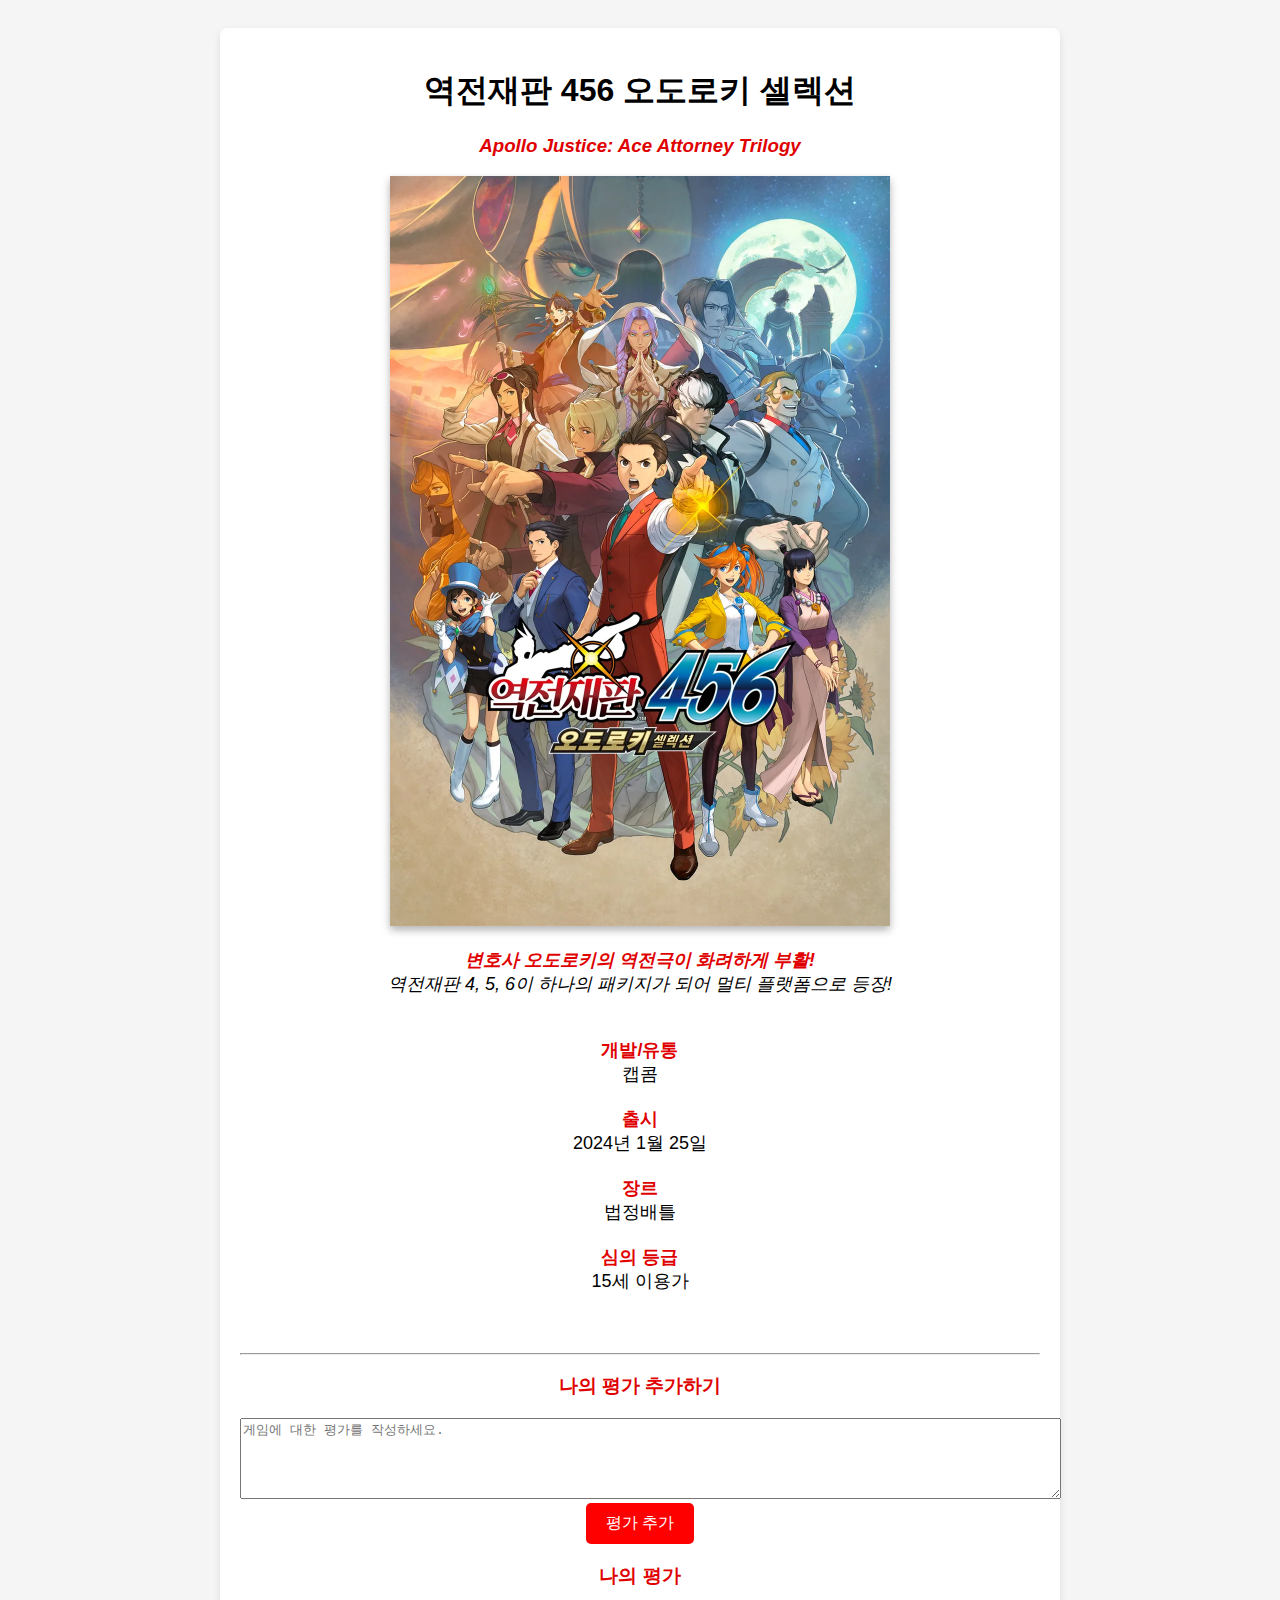
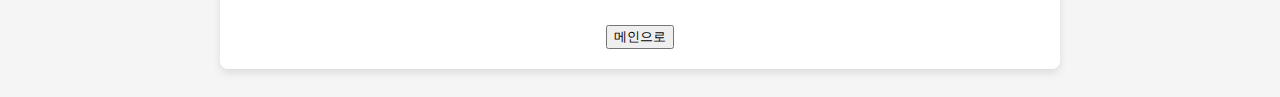
<file: attorney.html>
<!DOCTYPE html>
<html lang="ko">
<head>
    <meta charset="UTF-8">
    <meta name="viewport" content="width=device-width, initial-scale=1.0">
    <title>역전재판 456 오도로키 셀렉션</title>
    <link rel="stylesheet" href="style.css">
</head>
<body>
    <div class="container">
        <h1>역전재판 456 오도로키 셀렉션</h1>
        <h3><i>Apollo Justice: Ace Attorney Trilogy</i></h3>
        <img src="image/attorney.webp"
        width="500px"  alt="">
            <pre>
<i><b>변호사 오도로키의 역전극이 화려하게 부활!</b>
역전재판 4, 5, 6이 하나의 패키지가 되어 멀티 플랫폼으로 등장!</i>


<b>개발/유통</b>
캡콤

<b>출시</b>
2024년 1월 25일

<b>장르</b>
법정배틀

<b>심의 등급</b>
15세 이용가

            </pre>
        
        <hr>
        
        <div class="review-form">
            <h3>나의 평가 추가하기</h3>
            <textarea id="reviewInput" cols="100" rows="5" placeholder="게임에 대한 평가를 작성하세요."></textarea>
            <button onclick="addReview()">평가 추가</button>
        </div>

        <div class="review-list" id="reviewList">
            <h3>나의 평가</h3>
        </div>
        <br>
        <button onclick="goBack()">메인으로</button>
    </div>

    <script src="script.js"></script>
    <script>
        function goBack() {
            window.history.back();
        }
    </script>
</body>
</html>
</file>
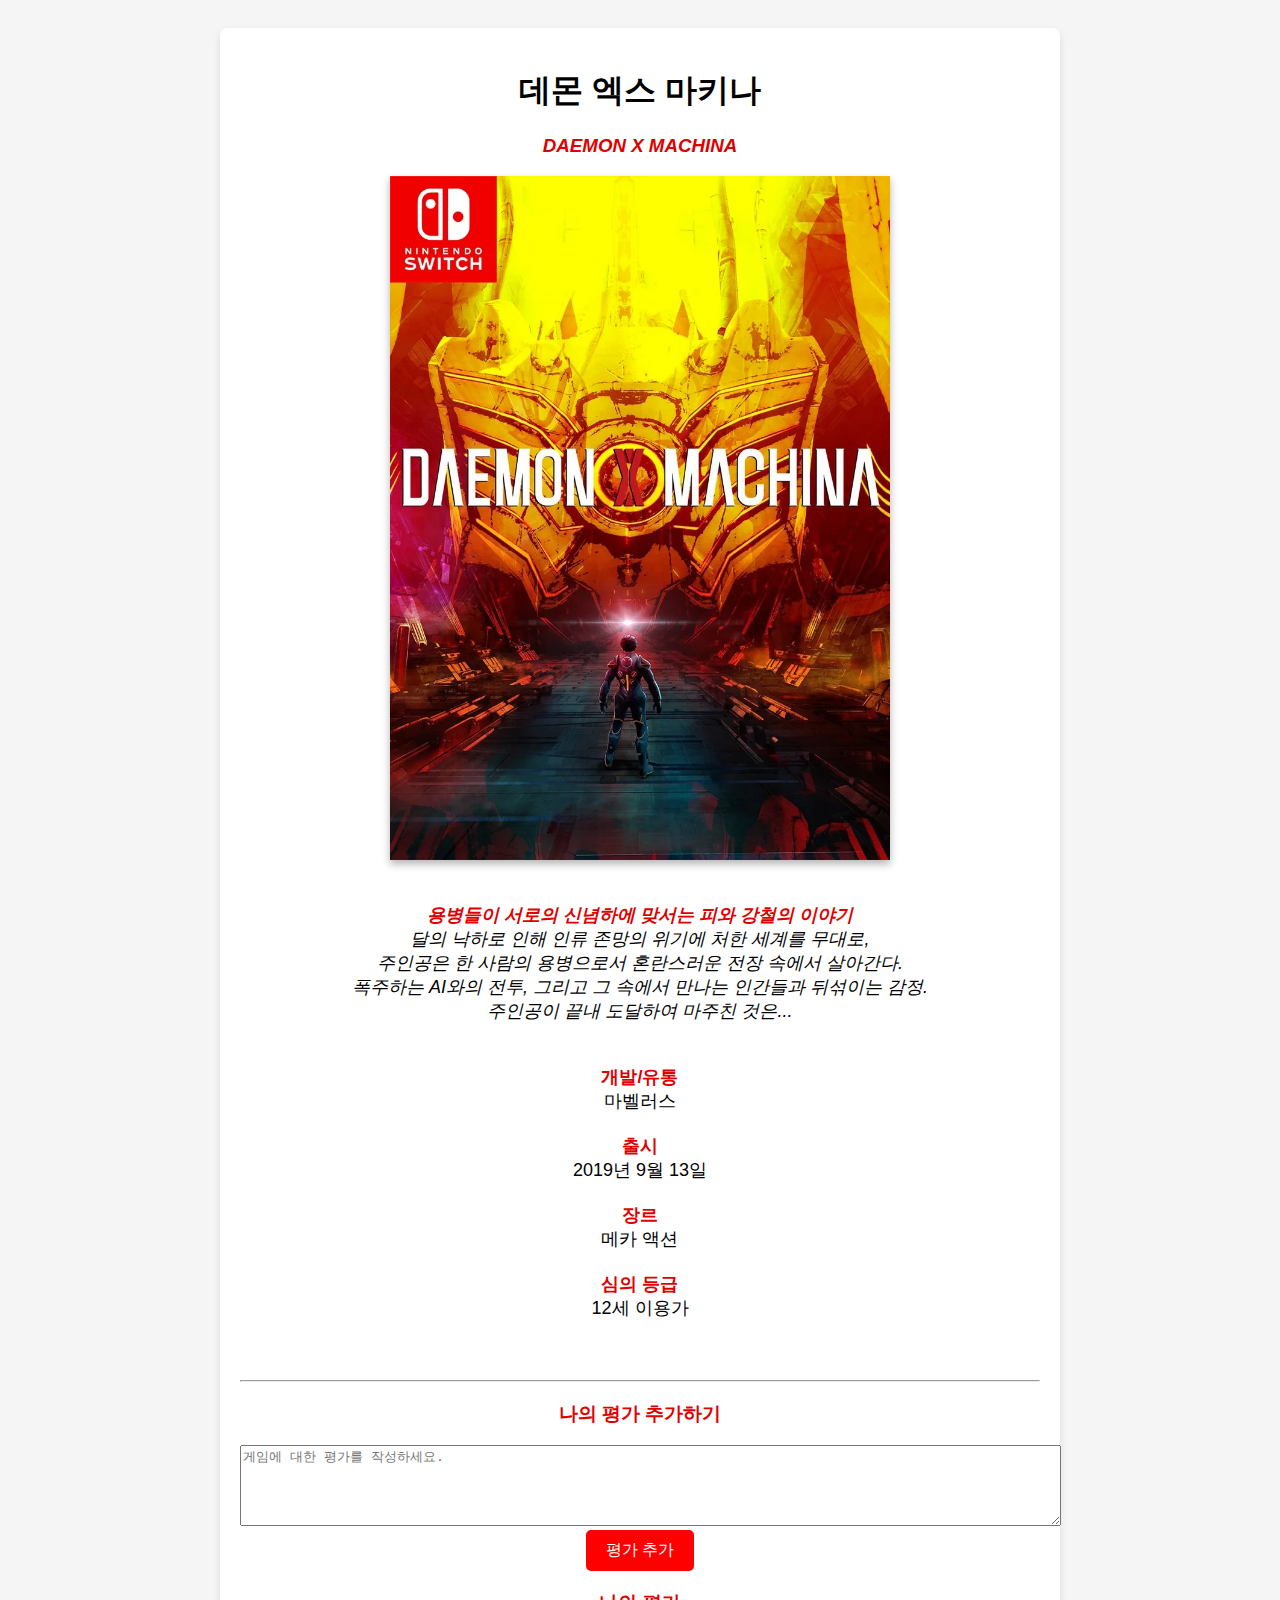
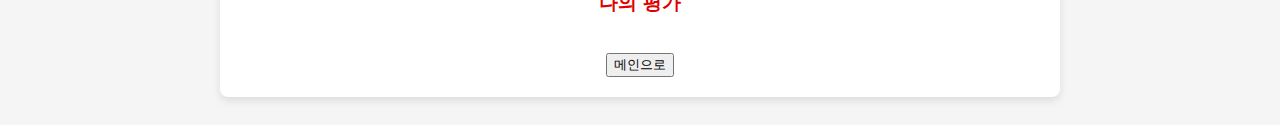
<file: dxm.html>
<!DOCTYPE html>
<html lang="ko">
<head>
    <meta charset="UTF-8">
    <meta name="viewport" content="width=device-width, initial-scale=1.0">
    <title>데몬 엑스 마키나</title>
    <link rel="stylesheet" href="style.css">
</head>
<body>
    <div class="container">
        <h1>데몬 엑스 마키나</h1>
        <h3><i>DAEMON X MACHINA</i></h3>
        <img src="image/dxm.webp"
        width="500px"  alt="">
            <pre>

<i><b>용병들이 서로의 신념하에 맞서는 피와 강철의 이야기</b>
달의 낙하로 인해 인류 존망의 위기에 처한 세계를 무대로,
주인공은 한 사람의 용병으로서 혼란스러운 전장 속에서 살아간다.
폭주하는 AI와의 전투, 그리고 그 속에서 만나는 인간들과 뒤섞이는 감정.
주인공이 끝내 도달하여 마주친 것은...</i>


<b>개발/유통</b>
마벨러스

<b>출시</b>
2019년 9월 13일
            
<b>장르</b>
메카 액션
            
<b>심의 등급</b>
12세 이용가

            </pre>
        
        
        <hr>
        
        <div class="review-form">
            <h3>나의 평가 추가하기</h3>
            <textarea id="reviewInput" cols="100" rows="5" placeholder="게임에 대한 평가를 작성하세요."></textarea>
            <button onclick="addReview()">평가 추가</button>
        </div>

        <div class="review-list" id="reviewList">
            <h3>나의 평가</h3>
        </div>
        <br>
        <button onclick="goBack()">메인으로</button>
    </div>

    <script src="script.js"></script>
    <script>
        function goBack() {
            window.history.back();
        }
    </script>
</body>
</html>
</file>
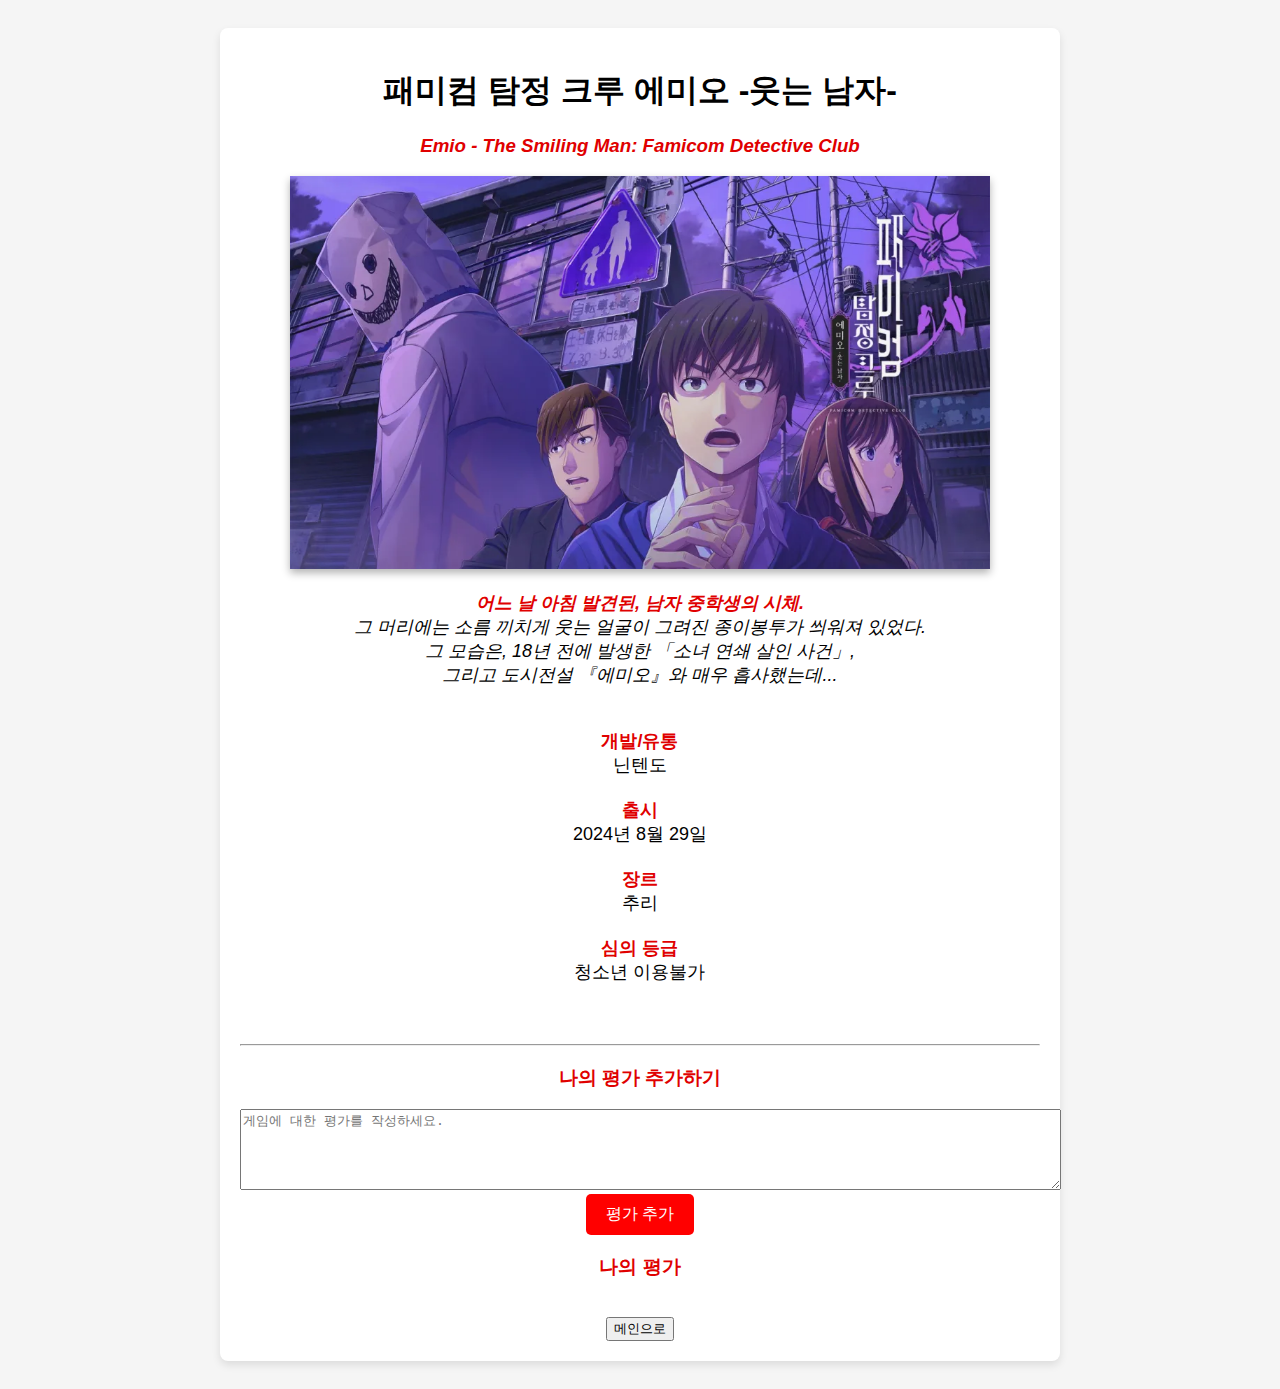
<file: emio.html>
<!DOCTYPE html>
<html lang="ko">
<head>
    <meta charset="UTF-8">
    <meta name="viewport" content="width=device-width, initial-scale=1.0">
    <title>패미컴 탐정 크루 에미오 -웃는 남자-</title>
    <link rel="stylesheet" href="style.css">
</head>
<body>
    <div class="container">
        <h1>패미컴 탐정 크루 에미오 -웃는 남자-</h1>
        <h3><i>Emio - The Smiling Man: Famicom Detective Club</i></h3>
        <img src="image/emio.webp"
        width="700px"  alt="">
            <pre>
<i><b>어느 날 아침 발견된, 남자 중학생의 시체.</b>
그 머리에는 소름 끼치게 웃는 얼굴이 그려진 종이봉투가 씌워져 있었다.
그 모습은, 18년 전에 발생한 「소녀 연쇄 살인 사건」,
그리고 도시전설 『에미오』와 매우 흡사했는데...</i>


<b>개발/유통</b>
닌텐도

<b>출시</b>
2024년 8월 29일

<b>장르</b>
추리

<b>심의 등급</b>
청소년 이용불가

            </pre>
        
        <hr>
        
        <div class="review-form">
            <h3>나의 평가 추가하기</h3>
            <textarea id="reviewInput" cols="100" rows="5" placeholder="게임에 대한 평가를 작성하세요."></textarea>
            <button onclick="addReview()">평가 추가</button>
        </div>

        <div class="review-list" id="reviewList">
            <h3>나의 평가</h3>
        </div>
        <br>
        <button onclick="goBack()">메인으로</button>
    </div>

    <script src="script.js"></script>
    <script>
        function goBack() {
            window.history.back();
        }
    </script>
</body>
</html>
</file>
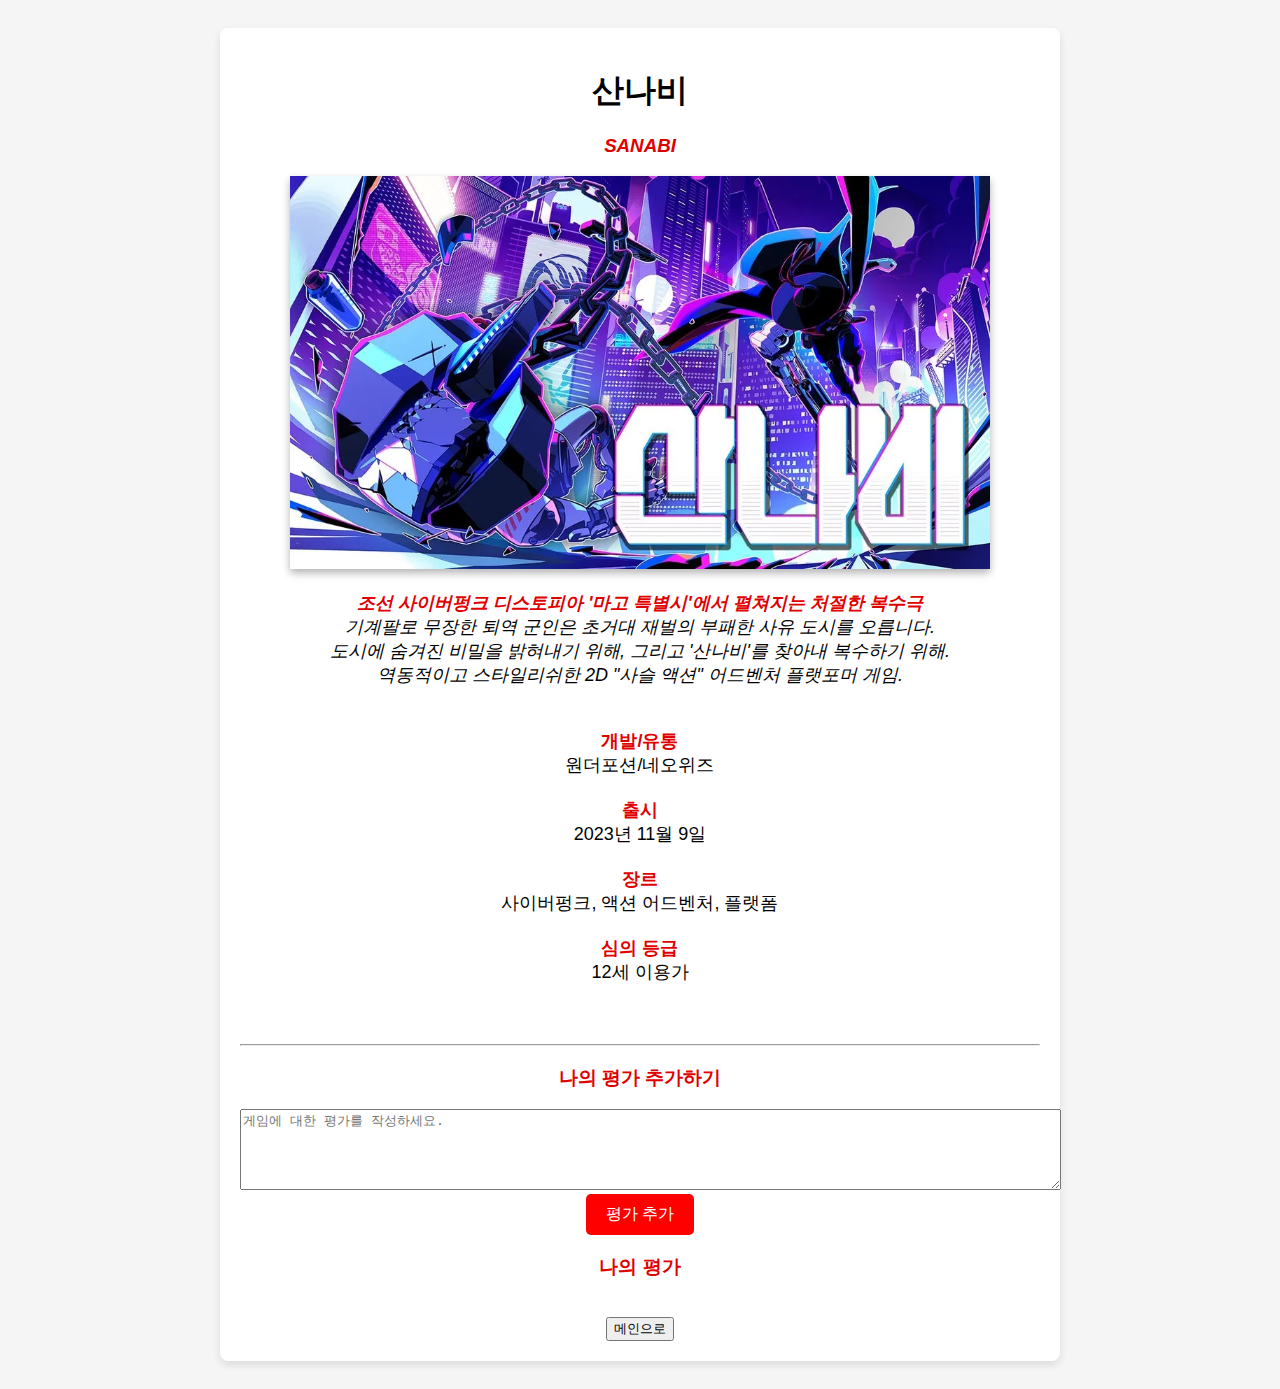
<file: sanabi.html>
<!DOCTYPE html>
<html lang="ko">
<head>
    <meta charset="UTF-8">
    <meta name="viewport" content="width=device-width, initial-scale=1.0">
    <title>산나비</title>
    <link rel="stylesheet" href="style.css">
</head>
<body>
    <div class="container">
        <h1>산나비</h1>
        <h3><i>SANABI</i></h3>
        <img src="image/sanabi.webp"
        width="700px"  alt="">
            <pre>
<i><b>조선 사이버펑크 디스토피아 '마고 특별시'에서 펼쳐지는 처절한 복수극</b>
기계팔로 무장한 퇴역 군인은 초거대 재벌의 부패한 사유 도시를 오릅니다.
도시에 숨겨진 비밀을 밝혀내기 위해, 그리고 '산나비'를 찾아내 복수하기 위해.
역동적이고 스타일리쉬한 2D "사슬 액션" 어드벤처 플랫포머 게임.</i>


<b>개발/유통</b>
원더포션/네오위즈

<b>출시</b>
2023년 11월 9일

<b>장르</b>
사이버펑크, 액션 어드벤처, 플랫폼

<b>심의 등급</b>
12세 이용가

            </pre>
        
        <hr>
        
        <div class="review-form">
            <h3>나의 평가 추가하기</h3>
            <textarea id="reviewInput" cols="100" rows="5" placeholder="게임에 대한 평가를 작성하세요."></textarea>
            <button onclick="addReview()">평가 추가</button>
        </div>

        <div class="review-list" id="reviewList">
            <h3>나의 평가</h3>
        </div>
        <br>
        <button onclick="goBack()">메인으로</button>
    </div>

    <script src="script.js"></script>
    <script>
        function goBack() {
            window.history.back();
        }
    </script>
</body>
</html>
</file>
<file: style.css>
body {
    cursor: url(http://cur.cursors-4u.net/symbols/sym-6/sym600.cur), progress !important;), progress;
    font-family: Arial, sans-serif;
    background-color: #f5f5f5;
    display: flex;
    justify-content: center;
    align-items: center;
    padding: 20px;
}    

h3 {
    color: #e00000;
  }  

b {
    color: #e00000;
  }  

  pre {
    font-size: 18px;
    font-family: Arial, sans-serif;
  }

img {
    box-shadow: 0 4px 8px rgba(0, 0, 0, 0.3);
}

.container {
    max-width: 800px;
    width: 100%;
    background-color: #fff;
    padding: 20px;
    border-radius: 8px;
    box-shadow: 0 4px 8px rgba(0, 0, 0, 0.1);
    text-align: center;
    position: relative;
}

.name {
    position: absolute;
    top: 20px;
    right: 20px;
    font-size: 18px;
    color: #333333cc;
}

nav ul {
    list-style-type: none;
    padding: 0;
}

nav ul li {
    display: inline-block;
    margin: 5px;
}

nav ul li a {
    display: inline-block;
    padding: 10px 15px;
    background-color: #ff0000;
    color: #fff;
    text-decoration: none;
    border-radius: 5px;
    transition: background-color 0.3s ease;
}

nav ul li a:hover {
    background-color: #e00000;
    text-decoration: underline;
}

.review-form button {
    padding: 10px 20px;
    background-color: #ff0000;
    color: #fff;
    border: none;
    border-radius: 5px;
    cursor: pointer;
    font-size: 16px;
    transition: background-color 0.3s ease;
}

.review-form button:hover {
    background-color: #e00000;
}
</file>
